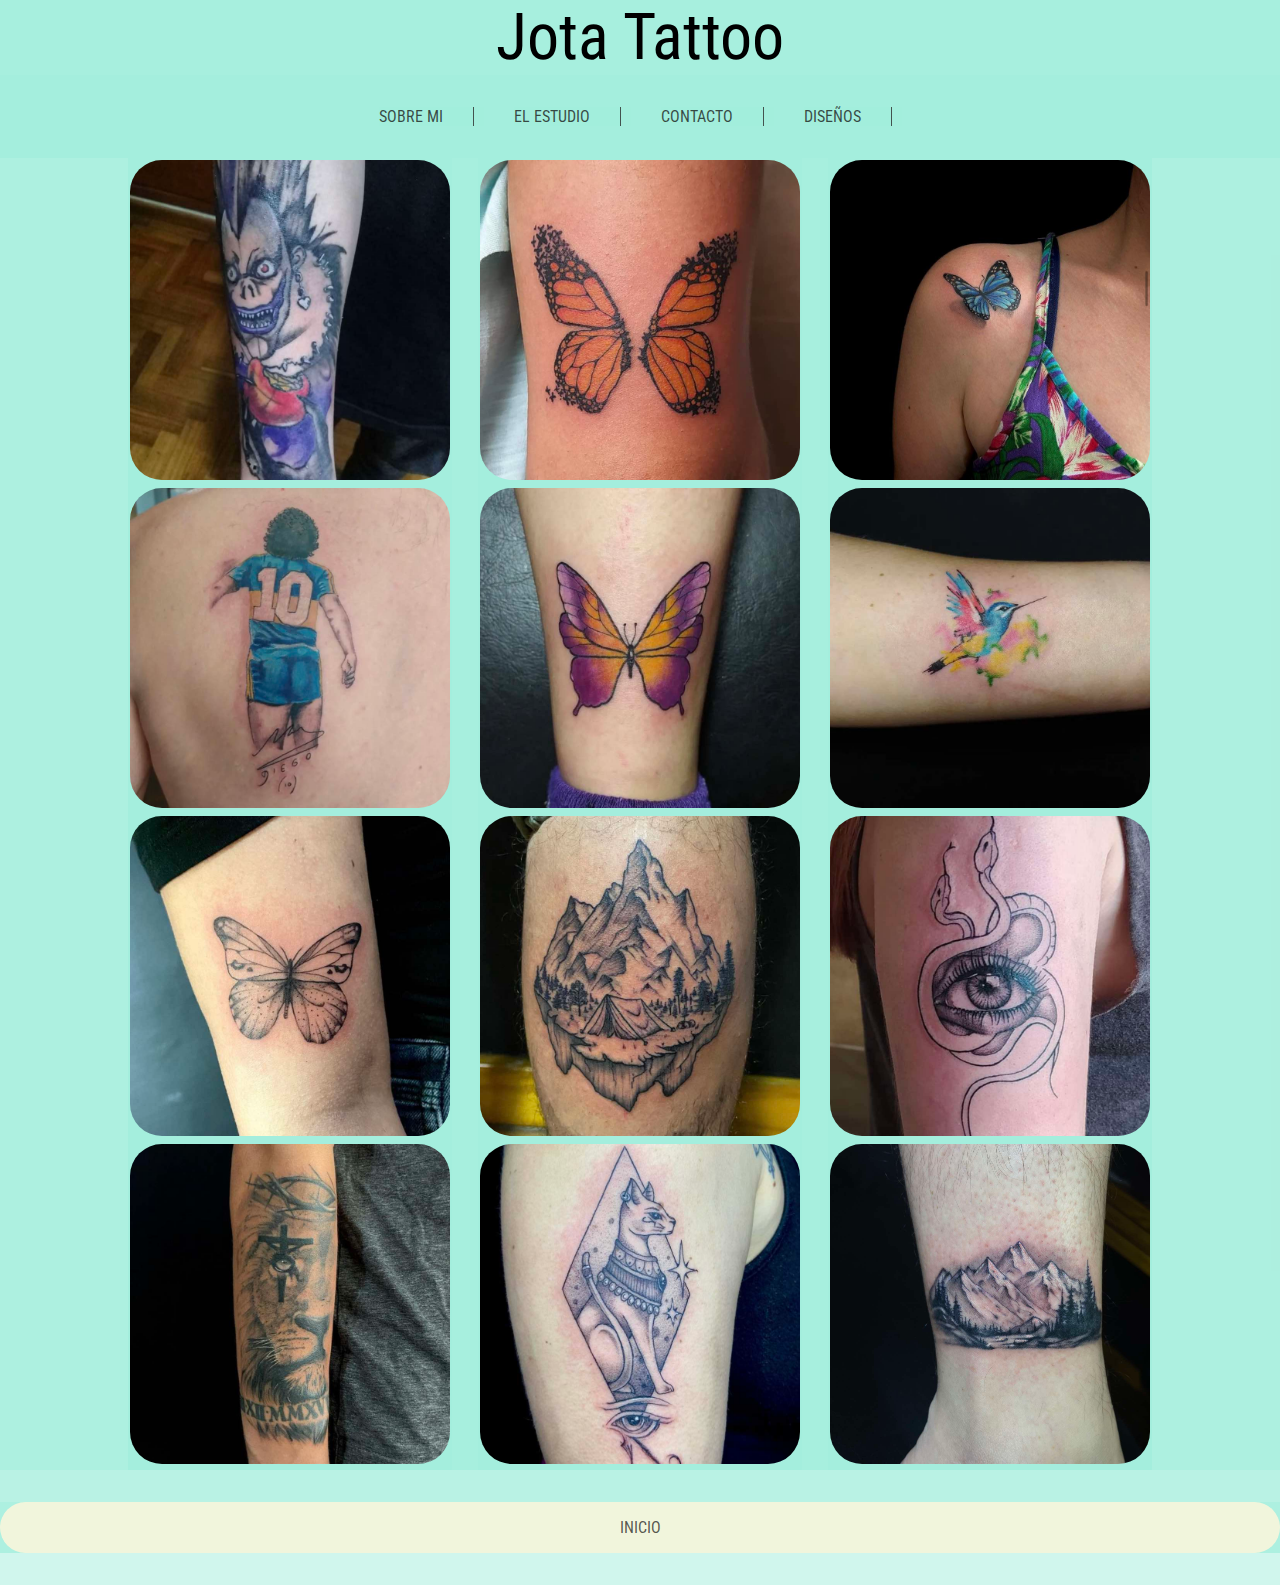
<file: index.html>
<!DOCTYPE html>
<html lang="en">
<head>
    <meta charset="UTF-8">
    <meta name="viewport" content="width=device-width, initial-scale=1.0">
    <title>JOTA | Tattoo</title>
    <link rel="preconnect" href="https://fonts.googleapis.com">
    <link rel="preconnect" href="https://fonts.gstatic.com" crossorigin>
    <link href="https://fonts.googleapis.com/css2?family=Roboto+Condensed:ital,wght@0,100..900;1,100..900&display=swap" rel="stylesheet">
    <link rel="stylesheet" href="./CSS/style.css">
</head>
<body>

    <header>
        <h1 class="h1principal">Jota Tattoo</h1>
      <nav> 
        <ul class="enlaces">
          <li><a href="./pages.html/infopersonal.html">SOBRE MI</a></li>
          <li><a href="./pages.html/elestudio.html">EL ESTUDIO</a></li>
          <li><a href="./pages.html/contacto.html">CONTACTO</a></li>
          <li><a href="./pages.html/disenos.html">DISEÑOS</a></li>
        </ul>
      </nav>

    </header>
    
    <main>
        <div class="galeria">

        <div class="imagen">
            <img src="./imagenes/color2.jpg" alt="tatuaje death note">
        </div>

        <div class="imagen">
            <img src="./imagenes/color3.jpg" alt="tatuaje mariposa">
        </div>

        <div class="imagen">
            <img src="./imagenes/color1.jpg" alt="tatuaje mariposa azul">
        </div>    
        
         <div class="imagen">
            <img src="./imagenes/color5.jpg" alt="tatuaje diego maradona">
        </div>

        <div class="imagen">
            <img src="./imagenes/color4.jpg" alt="tatuaje mariposa violeta">
        </div>

        <div class="imagen">
            <img src="./imagenes/color6.jpg" alt="tatuaje colibri full color">
        </div>

         <div class="imagen">
            <img src="./imagenes/tattooblack.jpg" alt="tatuaje mariposa byn">
        </div>

        <div class="imagen">
            <img src="./imagenes/tattooblack1.jpg" alt="tatuaje montaña">
        </div>

        <div class="imagen">
            <img src="./imagenes/tattooblack2.jpg" alt="tatuaje de ojo y serpiente">
        </div>

         <div class="imagen">
            <img src="./imagenes/tattooblack3.jpg" alt="tatuaje leon">
        </div>

        <div class="imagen">
            <img src="./imagenes/tattooblack4.jpg" alt="tatuaje de bastet, gato egipcio">
        </div>

        <div class="imagen">
            <img src="./imagenes/tattooblack5.jpg" alt="tatuaje de montaña">
        </div>
        </div>

    </div>

</main>
<footer>
    <a href="./index.html" class="button">INICIO</a>
</footer>
</body
</html>
</file>
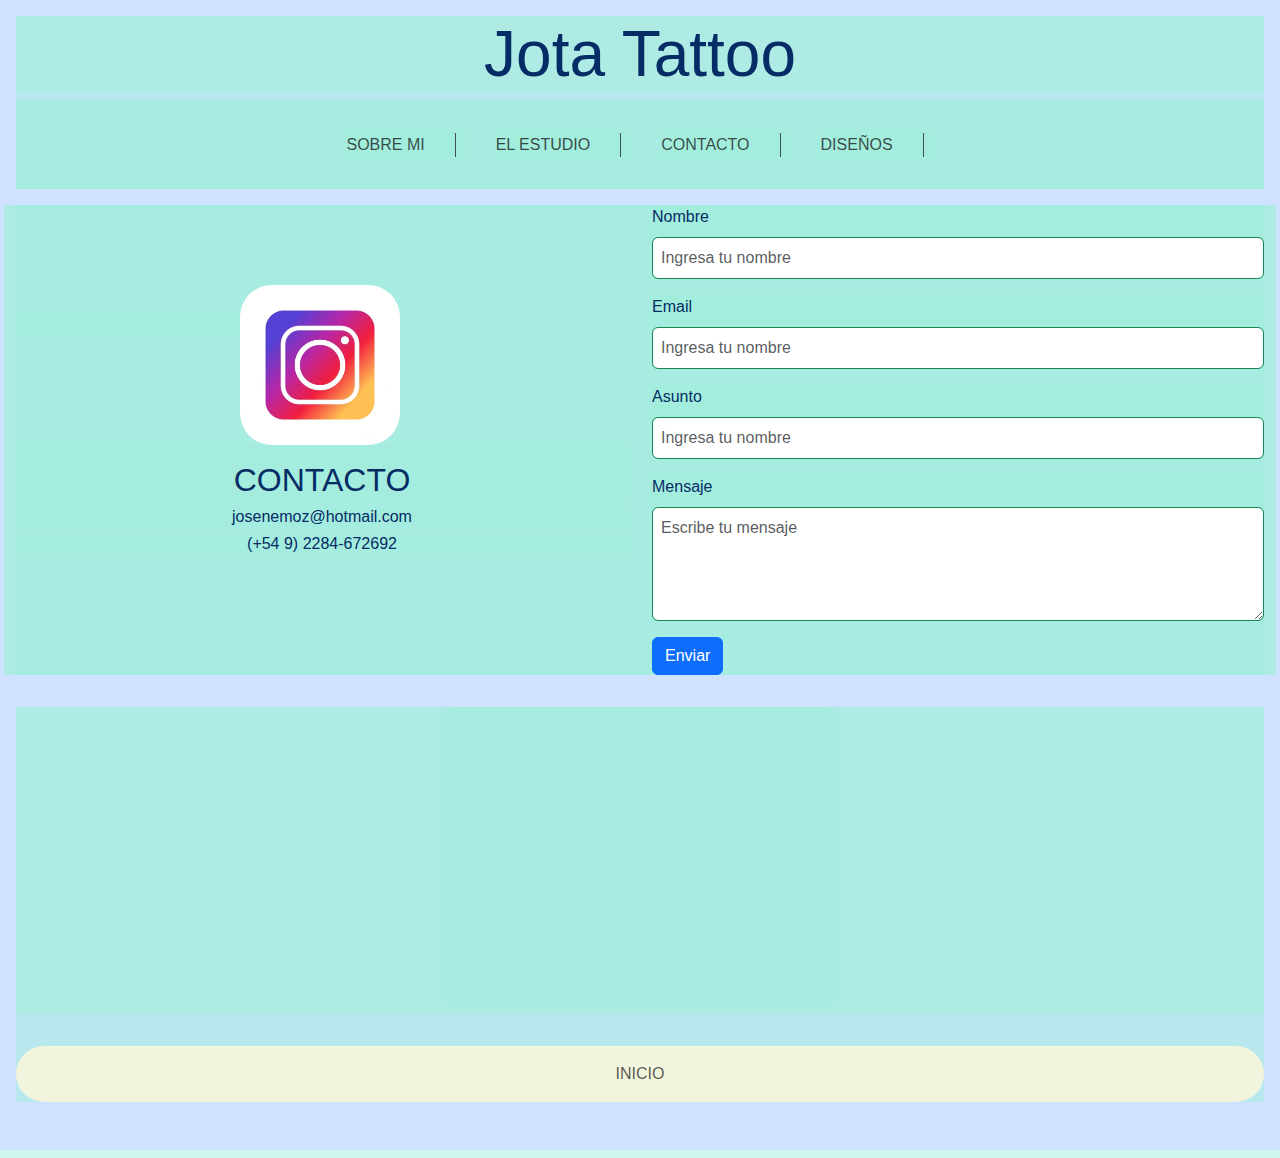
<file: pages.html/contacto.html>
<!DOCTYPE html>
<html lang="en">
<head>
    <meta charset="UTF-8">
    <meta name="viewport" content="width=device-width, initial-scale=1.0">
    <title>CONTACTO | Jota tattoo</title>
    <link href="https://cdn.jsdelivr.net/npm/bootstrap@5.3.3/dist/css/bootstrap.min.css" rel="stylesheet" integrity="sha384-QWTKZyjpPEjISv5WaRU9OFeRpok6YctnYmDr5pNlyT2bRjXh0JMhjY6hW+ALEwIH" crossorigin="anonymous">
    <link rel="stylesheet" href="../CSS/style.css">
</head>
<body class="p-3 mb-2 bg-primary-subtle text-primary-emphasis">
    <header>
        <h1 class="h1principal">Jota Tattoo</h1>
      <nav> 
        <ul class="enlaces">
          <li><a href="../pages.html/infopersonal.html">SOBRE MI</a></li>
          <li><a href="../pages.html/elestudio.html">EL ESTUDIO</a></li>
          <li><a href="../pages.html/contacto.html">CONTACTO</a></li>
          <li><a href="../pages.html/disenos.html">DISEÑOS</a></li>
        </ul>
      </nav>
    </header>
    <div class="containercontact">
        <div class="row">
            <div class="col-md-6">
                <a class="logoinstagram"  href="https://www.instagram.com/jota.tattooart/?next=%2F" target="_blank">
                    <img src="../imagenes/iconoinstagram" alt="instagram">
                </a>
                <h2>CONTACTO</h2>
                <h3>josenemoz@hotmail.com</h3>
                <h4>(+54 9) 2284-672692</h4>
                
            </div>    
            <div class="col-md-6">
                <div class="mb-3">
                    <label for="nombre" class="form-label">Nombre</label>
                    <input type="text" class="form-control border border-success p-2 mb-2 " id="nombre" placeholder="Ingresa tu nombre" required>
                </div>
                <div class="mb-3">
                    <label for="nombre" class="form-label">Email</label>
                    <input type="text" class="form-control border border-success p-2 mb-2" id="nombre" placeholder="Ingresa tu nombre" required>
                </div>
                <div class="mb-3">
                    <label for="nombre" class="form-label">Asunto</label>
                    <input type="text" class="form-control border border-success p-2 mb-2" id="nombre" placeholder="Ingresa tu nombre" required>
                </div>
                <div class="mb-3">
                    <label for="mensaje" class="form-label">Mensaje</label>
                    <textarea class="form-control border border-success p-2 mb-2" id="mensaje" rows="4" placeholder="Escribe tu mensaje"></textarea>
                </div>
                <button type="submit" class="btn btn-primary">Enviar</button>
                
            </div>
        </div>
    </div>

    <footer>
        <div class="ubicacion">
          <iframe src="https://www.google.com/maps/embed?pb=!1m18!1m12!1m3!1d102117.06891078441!2d-60.409048322104695!3d-36.886558645158345!2m3!1f0!2f0!3f0!3m2!1i1024!2i768!4f13.1!3m3!1m2!1s0x959445c0095d6a3b%3A0x96b2ff2d3c05db06!2sChacabuco%203078%2C%20B7400%20Olavarr%C3%ADa%2C%20Provincia%20de%20Buenos%20Aires!5e0!3m2!1ses-419!2sar!4v1726252541821!5m2!1ses-419!2sar" width="400" height="300" style="border:0;" allowfullscreen="" loading="lazy" referrerpolicy="no-referrer-when-downgrade"></iframe>
        </div>

        <a href="../index.html" class="button">INICIO</a>
    </footer>

    
    


 



   <script src="https://cdn.jsdelivr.net/npm/bootstrap@5.3.3/dist/js/bootstrap.bundle.min.js" integrity="sha384-YvpcrYf0tY3lHB60NNkmXc5s9fDVZLESaAA55NDzOxhy9GkcIdslK1eN7N6jIeHz" crossorigin="anonymous"></script> 
</body>
</html>
</file>
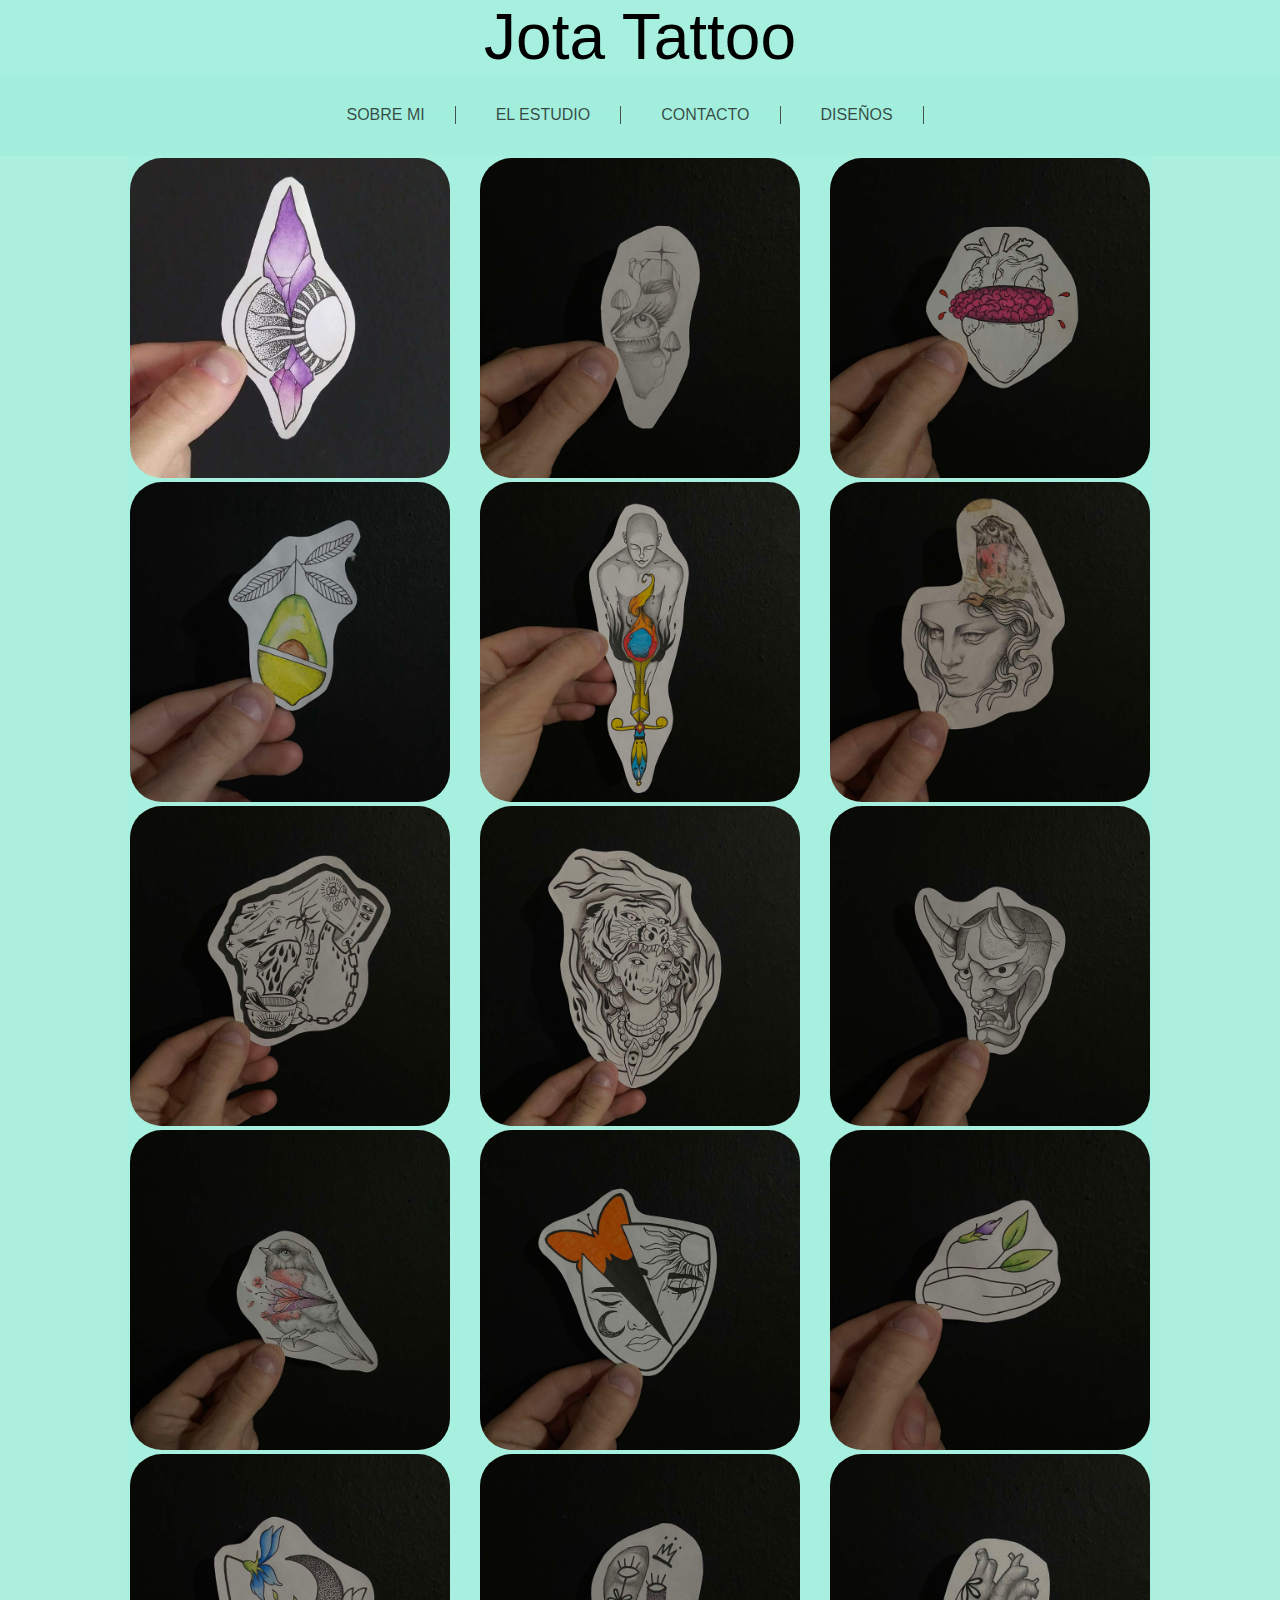
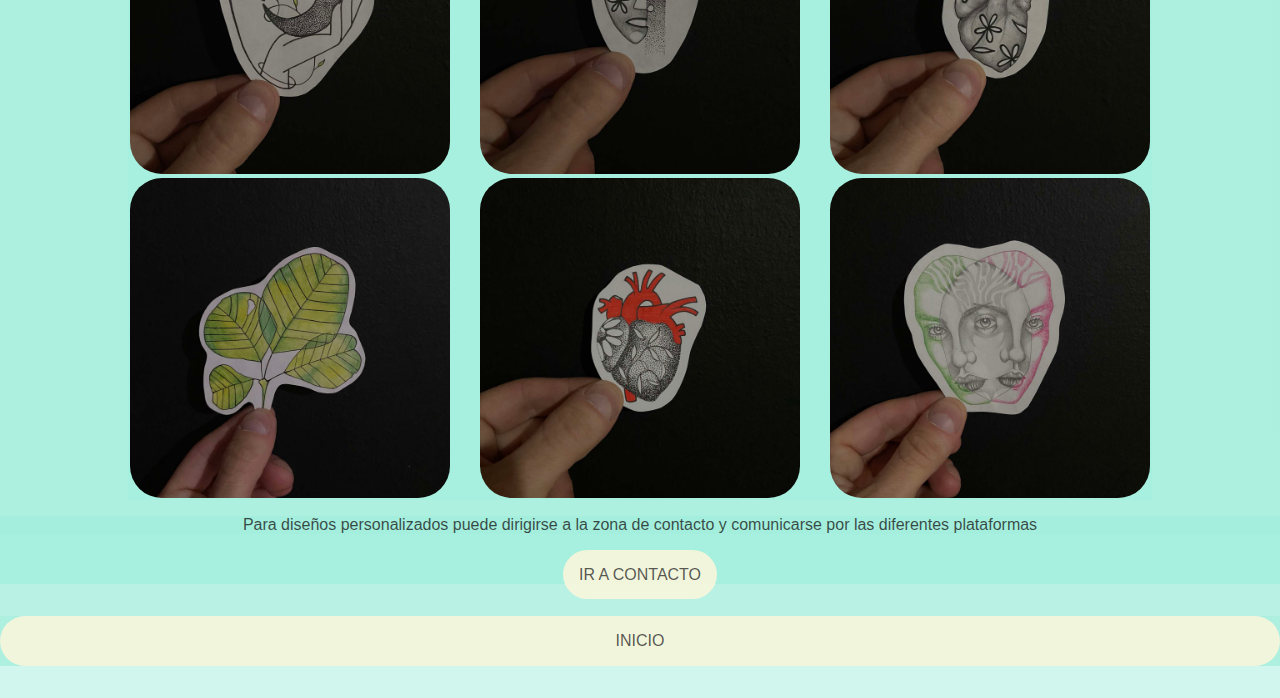
<file: pages.html/disenos.html>
<!DOCTYPE html>
<html lang="en">
<head>
    <meta charset="UTF-8">
    <meta name="viewport" content="width=device-width, initial-scale=1.0">
    <title>DISEÑOS | Jota tattoo</title>
    <link rel="stylesheet" href="../CSS/style.css">
</head>
<body>
    <header>
        <h1 class="h1principal">Jota Tattoo</h1>
      <nav> 
        <ul class="enlaces">
          <li><a href="../pages.html/infopersonal.html">SOBRE MI</a></li>
          <li><a href="../pages.html/elestudio.html">EL ESTUDIO</a></li>
          <li><a href="../pages.html/contacto.html">CONTACTO</a></li>
          <li><a href="../pages.html/disenos.html">DISEÑOS</a></li>
        </ul>
      </nav>

    </header>

    <main>
      <div class="diseños">
        <img src="../imagenes/diseno1.jpg" alt="piedra y luna">
        <img src="../imagenes/diseno2.jpg" alt="fragmento de rostro">
        <img src="../imagenes/diseno3.jpg" alt="corazon y cerebro">
        <img src="../imagenes/diseno4.jpg" alt="palta y limon">
        <img src="../imagenes/diseno5.jpg" alt="daga de fuego">
        <img src="../imagenes/diseno6.jpg" alt="rostro y pajaro">
        <img src="../imagenes/diseno7.jpg" alt="mano, cadena y cafe">
        <img src="../imagenes/diseno8.jpg" alt="mujer leon">
        <img src="../imagenes/diseno9.jpg" alt="hannia mask">
        <img src="../imagenes/diseno10.jpg" alt="ave">
        <img src="../imagenes/diseno11.jpg" alt="rostro, mitad sol mitad luna">
        <img src="../imagenes/diseno12.jpg" alt="floreciendo">
        <img src="../imagenes/diseno13.jpg" alt="la luna en la mano">
        <img src="../imagenes/diseno14.jpg" alt="rostro floral">
        <img src="../imagenes/diseno15.jpg" alt="corazon floreciendo">
        <img src="../imagenes/diseno16.jpg" alt="plantas">
        <img src="../imagenes/diseno17.jpg" alt="corazon rojo">
        <img src="../imagenes/diseno18.jpg" alt="cara dividiendose">
      </div>

      <section class="diseños2">
        <p>Para diseños personalizados puede dirigirse a la zona de contacto y comunicarse por las diferentes plataformas</p>
        <a href="./contacto.html" class="buttonn">IR A CONTACTO</a>
      </section>
      
    </main>  





    <footer>
        <a href="../index.html" class="button">INICIO</a>
    </footer>
</body>
</html>
</file>
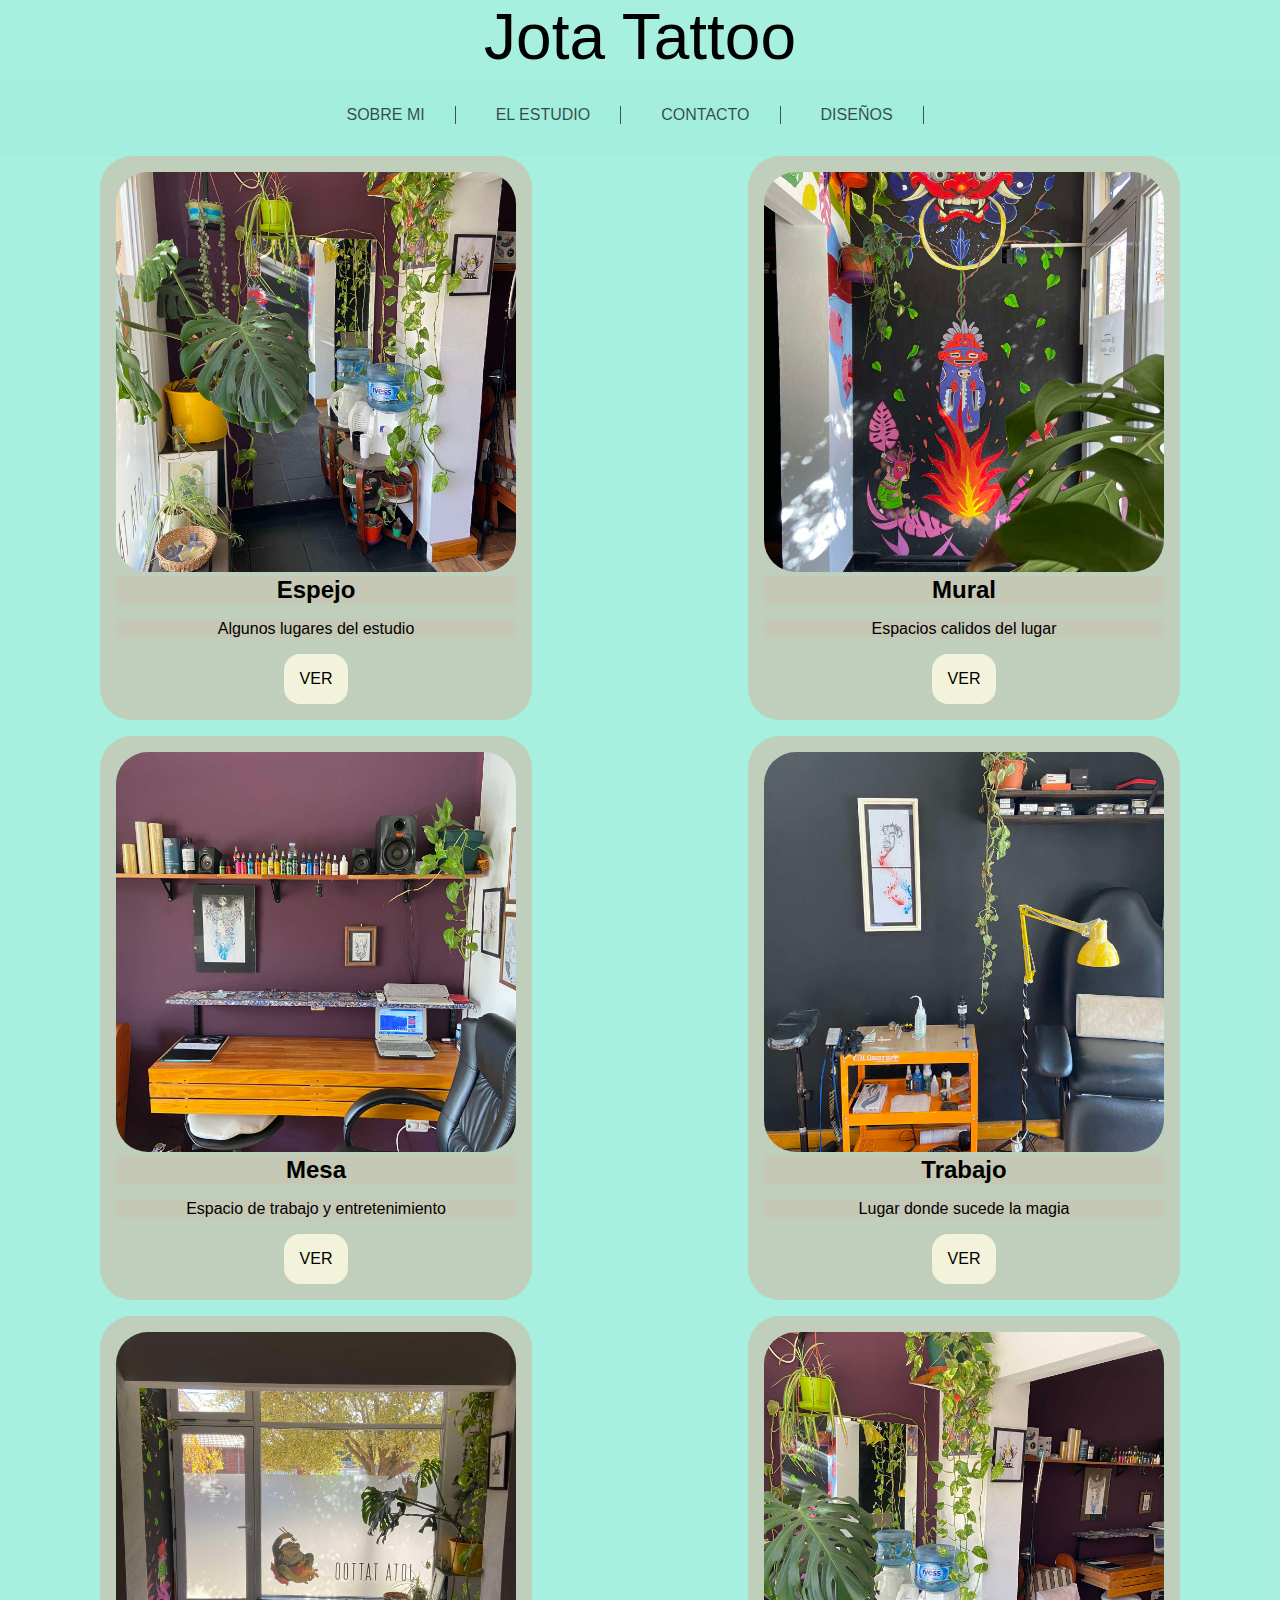
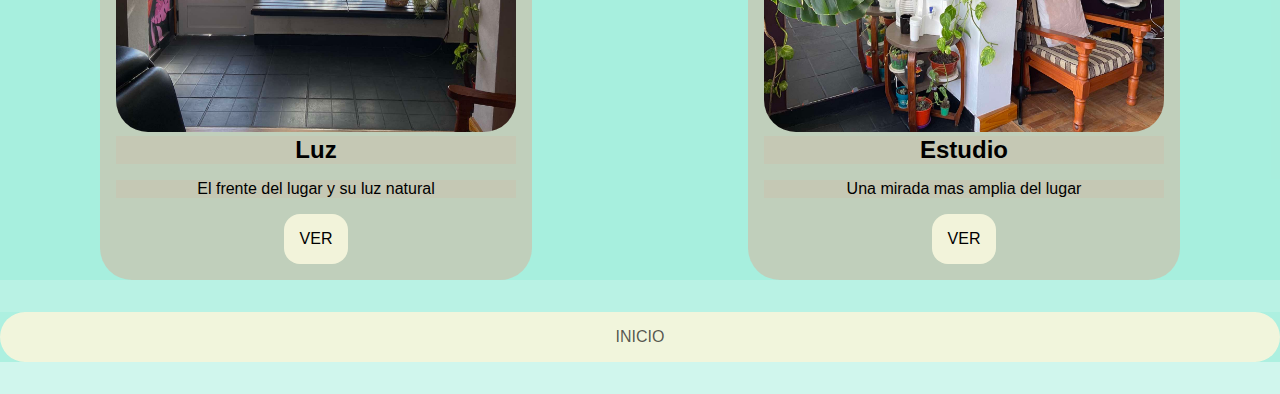
<file: pages.html/elestudio.html>
<!DOCTYPE html>
<html lang="en">
<head>
    <meta charset="UTF-8">
    <meta name="viewport" content="width=device-width, initial-scale=1.0">
    <title>ESTUDIO | Jota tattoo</title>
    <link rel="stylesheet" href="../CSS/style.css">
</head>
<body>
    <header>
        <h1 class="h1principal">Jota Tattoo</h1>
      <nav> 
        <ul class="enlaces">
          <li><a href="../pages.html/infopersonal.html">SOBRE MI</a></li>
          <li><a href="../pages.html/elestudio.html">EL ESTUDIO</a></li>
          <li><a href="../pages.html/contacto.html">CONTACTO</a></li>
          <li><a href="../pages.html/disenos.html">DISEÑOS</a></li>
        </ul>
      </nav>

    </header>

  <main>
    <div class="contenedorflex">
    <div class="card">
      <img src="../imagenes/espejoyplantas.jpg" alt="antesala del estudio de tatuajes">
      <h2>Espejo</h2>
      <p>Algunos lugares del estudio</p>
      <button>VER</button>
    </div>
    <div class="card">
      <img src="../imagenes/estudiomural.jpg" alt="mural en las paredes del local">
      <h2>Mural</h2>
      <p>Espacios calidos del lugar</p>
      <button>VER</button>
    </div>
    <div class="card">
      <img src="../imagenes/mesadetrabajo.jpg" alt="lugar de trabajo">
      <h2>Mesa</h2>
      <p>Espacio de trabajo y entretenimiento</p>
      <button>VER</button>
    </div>
    <div class="card">
      <img src="../imagenes/sillonymesamovible.jpg" alt="lugar donde se realizan los tatuajes">
      <h2>Trabajo</h2>
      <p>Lugar donde sucede la magia</p>
      <button>VER</button>
    </div>
    <div class="card">
      <img src="../imagenes/vidriointerior.jpg" alt="la vista a la calle del estudio">
      <h2>Luz</h2>
      <p>El frente del lugar y su luz natural</p>
      <button>VER</button>
    </div>
    <div class="card">
      <img src="../imagenes/estudio.jpg" alt="una mirada mas amplia del estudio">
      <h2>Estudio</h2>
      <p>Una mirada mas amplia del lugar</p>
      <button>VER</button>
    </div>
  </div> 
</main>

<footer>
  <a href="../index.html" class="button">INICIO</a>
</footer>

    
</body>
</html>
</file>
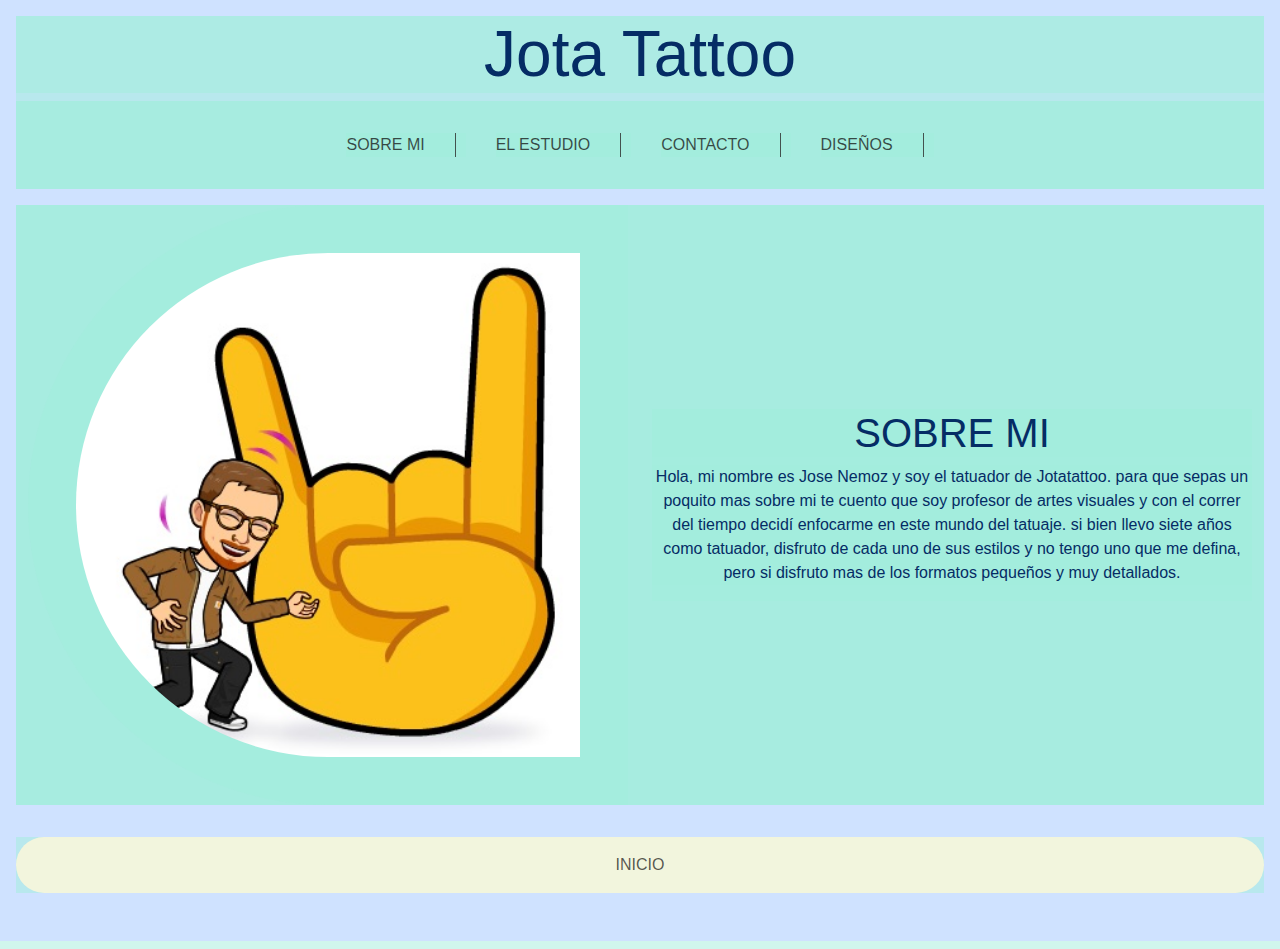
<file: pages.html/infopersonal.html>
<!DOCTYPE html>
<html lang="en">
<head>
    <meta charset="UTF-8">
    <meta name="viewport" content="width=device-width, initial-scale=1.0">
    <link href="https://cdn.jsdelivr.net/npm/bootstrap@5.3.3/dist/css/bootstrap.min.css" rel="stylesheet" integrity="sha384-QWTKZyjpPEjISv5WaRU9OFeRpok6YctnYmDr5pNlyT2bRjXh0JMhjY6hW+ALEwIH" crossorigin="anonymous">
    <link rel="stylesheet" href="../CSS/style.css">
    <title>SOBRE MI | Jota tattoo</title>
</head>
<body class="p-3 mb-2 bg-primary-subtle text-primary-emphasis">
    <header>
        <h1 class="h1principal">Jota Tattoo</h1>
      <nav> 
        <ul class="enlaces">
          <li><a href="../pages.html/infopersonal.html">SOBRE MI</a></li>
          <li><a href="../pages.html/elestudio.html">EL ESTUDIO</a></li>
          <li><a href="../pages.html/contacto.html">CONTACTO</a></li>
          <li><a href="../pages.html/disenos.html">DISEÑOS</a></li>
        </ul>
      </nav>
    </header>
    
    <div class="container-fluid">
      <div class="row">
          <div class="col-md-6">
              <img src="../imagenes/emoji.jpg" alt="Descripción de la imagen" class="img-fluid w-100 img-fluid w-50 mx-auto rounded-start-pill p-5">
          </div>
          <div class="col-md-6 d-flex align-items-center">
              <div class="text-center">
                  <h1 class="mt-0">SOBRE MI</h1>
                  <p>Hola, mi nombre es Jose Nemoz y soy el tatuador de Jotatattoo. para que sepas un poquito mas sobre mi te cuento que soy profesor de artes visuales y con el correr del tiempo decidí enfocarme en este mundo del tatuaje.
                     si bien llevo siete años como tatuador, disfruto de cada uno de sus estilos y no tengo uno que me defina, pero si disfruto mas de los formatos pequeños y muy detallados.

                  </p>
              </div>
          </div>
      </div>
  </div>

  <footer>
    <a href="../index.html" class="button">INICIO</a>
  </footer>




    <script src="https://cdn.jsdelivr.net/npm/bootstrap@5.3.3/dist/js/bootstrap.bundle.min.js" integrity="sha384-YvpcrYf0tY3lHB60NNkmXc5s9fDVZLESaAA55NDzOxhy9GkcIdslK1eN7N6jIeHz" crossorigin="anonymous"></script>
</body>
</html>
</file>
<file: CSS/style.css>
@charset "UTF-8";
.button, .enlaces li a, .enlaces {
  display: flex;
  justify-content: center;
}

* {
  font-family: "Roboto Condensed", sans-serif;
  background-color: rgba(162, 237, 219, 0.507);
  margin: 0;
  padding: 0;
}

.h1principal {
  font-weight: 400;
  font-size: 4rem;
  text-align: center;
}

.enlaces {
  list-style-type: none;
  padding: 2rem;
  text-align: center;
}
.enlaces li {
  margin: 0 15px;
}
.enlaces li a {
  text-decoration: none;
  color: rgba(18, 17, 17, 0.749);
  margin-right: 10px;
  padding-right: 30px;
  border-right: 1px solid rgba(41, 38, 38, 0.785);
}
.enlaces li a:hover {
  color: rgba(165, 42, 42, 0.642);
}

.galeria {
  display: flex;
  justify-content: space-between;
  flex-wrap: wrap;
  width: 80%;
  margin: 0 auto;
}
.galeria img {
  width: 20rem;
  height: 20rem;
  object-fit: cover;
  margin: 2px;
  border-radius: 2rem;
}

.button {
  margin-top: 2rem;
  margin-bottom: 2rem;
  padding: 1rem;
  text-align: center;
  border-radius: 2rem;
  text-decoration: none;
  background-color: rgba(245, 245, 220, 0.938);
  color: rgba(28, 27, 27, 0.74);
}
.button:hover {
  background-color: rgba(165, 42, 42, 0.642);
}

.card {
  width: 25rem;
  border-radius: 2rem;
  text-align: center;
  background-color: rgba(198, 198, 178, 0.795);
}
.card img {
  width: 25rem;
  border-radius: 2rem;
  text-align: center;
  background-color: rgba(198, 198, 178, 0.795);
  height: 25rem;
  object-fit: cover;
}

.contenedorflex {
  display: flex;
  justify-content: space-around;
  object-fit: cover;
  gap: 1rem;
  flex-wrap: wrap;
}
.contenedorflex .card {
  padding: 1rem;
}
.contenedorflex .card h2 {
  margin: 0;
  text-align: center;
  background-color: rgba(198, 198, 178, 0.795);
}
.contenedorflex .card p {
  font-size: 0, 8rem;
  margin-top: 1rem;
  margin-bottom: 1rem;
  background-color: rgba(198, 198, 178, 0.795);
}
.contenedorflex .card button {
  border: none;
  font-size: 1rem;
  background-color: rgba(245, 245, 220, 0.938);
  padding: 1rem 1rem;
  border-radius: 1rem;
  cursor: pointer;
}

.containercontact h2 {
  text-align: center;
  padding-top: 1rem;
  font-size: 2rem;
}
.containercontact h3 {
  text-align: center;
  font-size: 1rem;
}
.containercontact h4 {
  text-align: center;
  font-size: 1rem;
}
.containercontact img {
  width: 10rem;
  height: 10rem;
  border-radius: 2rem;
  margin-left: 14rem;
  margin-top: 1rem;
}

.logoinstagram img {
  margin-top: 5rem;
}

.ubicacion {
  text-align: center;
  margin-top: 2rem;
}
.ubicacion iframe {
  border-radius: 1rem;
  overflow: hidden;
}

.diseños {
  display: flex;
  justify-content: space-between;
  flex-wrap: wrap;
  width: 80%;
  margin: 0 auto;
}
.diseños img {
  width: 20rem;
  height: 20rem;
  object-fit: cover;
  margin: 2px;
  border-radius: 2rem;
}
.diseños img:hover {
  transform: scale(2);
}

.diseños2 {
  text-align: center;
  font-size: 1, 8rem;
  color: rgba(18, 17, 17, 0.749);
  margin-top: 1rem;
}
.diseños2 p {
  margin-bottom: 2rem;
}

a.buttonn {
  margin: 2rem;
  padding: 1rem;
  text-align: center;
  border-radius: 2rem;
  text-decoration: none;
  background-color: rgba(245, 245, 220, 0.938);
  color: rgba(28, 27, 27, 0.74);
}
a.buttonn:hover {
  background-color: rgba(165, 42, 42, 0.642);
}

@media (max-width: 768px) {
  header {
    padding: 10px;
  }
  nav ul {
    flex-direction: column;
    align-items: center;
  }
  nav ul li {
    margin: 5px 0;
  }
  nav ul li a {
    font-size: 16px;
  }
}
@media (max-width: 576px) {
  .card {
    max-width: 80%;
    margin: 0 auto;
  }
  .card img {
    height: auto;
    max-width: 100%;
  }
}

/*# sourceMappingURL=style.css.map */
</file>
